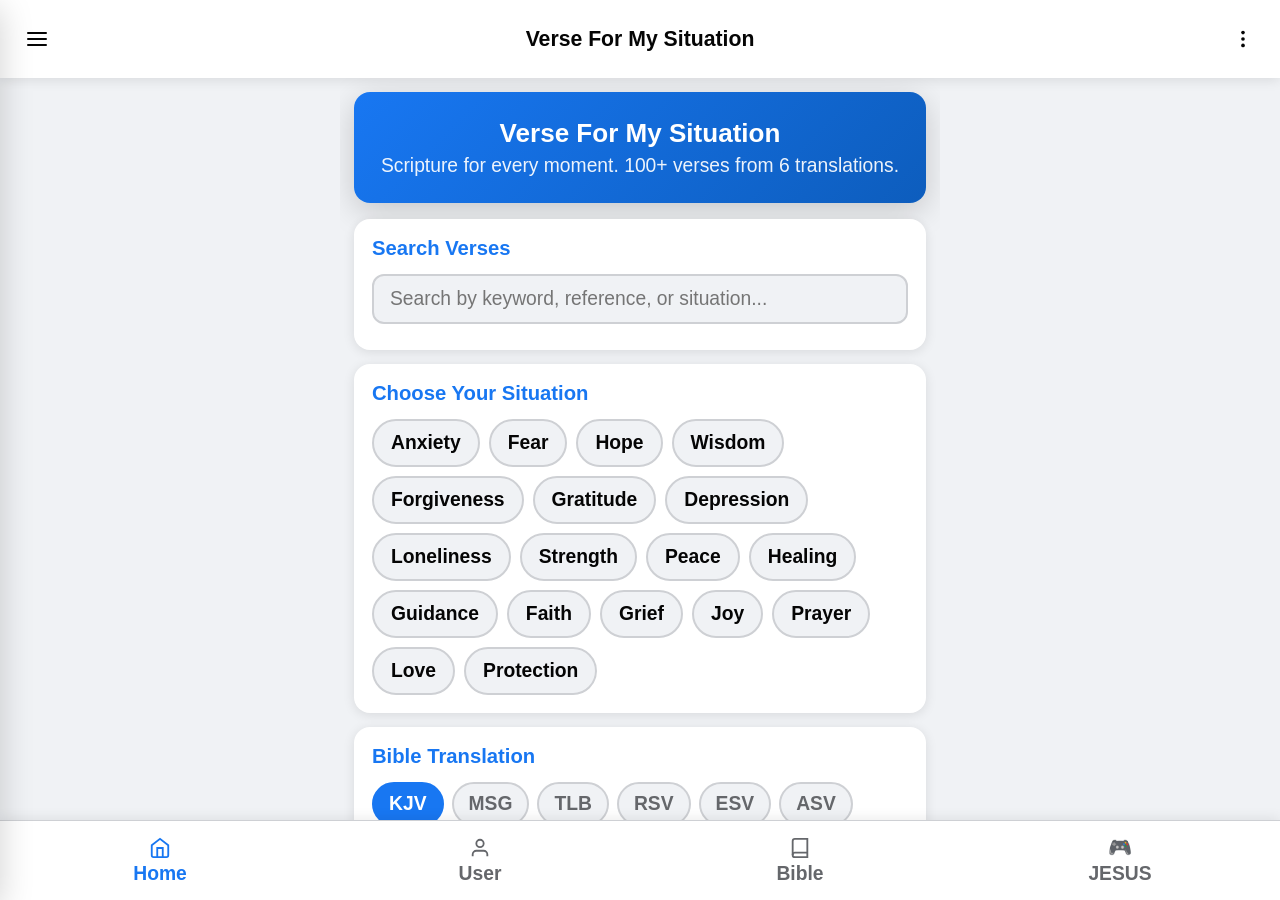
<file: index.html>
<!DOCTYPE html>
<html lang="en" id="dvHtml">
<head>
<meta charset="UTF-8">
<meta name="viewport" content="width=device-width, initial-scale=1.0, maximum-scale=1.0, user-scalable=no">
<meta name="theme-color" content="#1877F2" id="dvMetaTheme">
<meta name="description" content="Scripture for every situation. 100+ Bible verses across 6 translations. Fully offline.">
<meta name="apple-mobile-web-app-capable" content="yes">
<meta name="apple-mobile-web-app-status-bar-style" content="black-translucent">
<meta property="og:type" content="website">
<meta property="og:title" content="Verse For My Situation">
<meta property="og:description" content="Scripture for every situation. 100+ Bible verses across 6 translations. Fully offline.">
<meta name="twitter:card" content="summary">
<link rel="canonical" id="dvCanonical" href="">
<link rel="manifest" id="dvManifestLink" href="manifest.json">
<title>Verse For My Situation</title>
<link rel="stylesheet" href="styles.css">
</head>
<body id="dvBody">

<!-- ===== HEADER ===== -->
<header class="dv-header" id="dvHeader">
  <button class="dv-icon-btn" id="dvHamburgerBtn" aria-label="Menu">
    <svg width="24" height="24" viewBox="0 0 24 24" fill="none" stroke="currentColor" stroke-width="2" stroke-linecap="round"><line x1="3" y1="6" x2="21" y2="6"/><line x1="3" y1="12" x2="21" y2="12"/><line x1="3" y1="18" x2="21" y2="18"/></svg>
  </button>
  <div class="dv-app-title">Verse For My Situation</div>
  <button class="dv-icon-btn" id="dvDotsBtn" aria-label="More options">
    <svg width="22" height="22" viewBox="0 0 24 24" fill="currentColor"><circle cx="12" cy="5" r="2"/><circle cx="12" cy="12" r="2"/><circle cx="12" cy="19" r="2"/></svg>
  </button>
</header>

<!-- ===== OVERLAY ===== -->
<div class="dv-overlay" id="dvOverlay"></div>

<!-- ===== LEFT SIDEBAR ===== -->
<aside class="dv-sidebar-left" id="dvLeftSidebar">
  <div class="dv-sidebar-head">
    <button class="dv-icon-btn" id="dvCloseLeft" aria-label="Back">
      <svg width="24" height="24" viewBox="0 0 24 24" fill="none" stroke="currentColor" stroke-width="2" stroke-linecap="round" stroke-linejoin="round"><line x1="19" y1="12" x2="5" y2="12"/><polyline points="12 19 5 12 12 5"/></svg>
    </button>
    <span>Menu</span>
  </div>
  <nav class="dv-sidebar-nav" id="dvLeftNav"></nav>
</aside>

<!-- ===== RIGHT SIDEBAR ===== -->
<div class="dv-sidebar-right" id="dvRightSidebar"></div>

<!-- ===== MAIN ===== -->
<main class="dv-container">

  <!-- PAGE: HOME -->
  <section class="dv-page dv-page-active" id="dvPageHome">

    <div class="dv-hero">
      <div class="dv-hero-title">Verse For My Situation</div>
      <div class="dv-hero-sub">Scripture for every moment. 100+ verses from 6 translations.</div>
    </div>

    <!-- Search -->
    <div class="dv-card">
      <div class="dv-card-title">Search Verses</div>
      <input type="search" id="dvSearchInput"
        style="width:100%;padding:12px 16px;border:2px solid var(--dv-border);border-radius:12px;background:var(--dv-bg);color:var(--dv-text);font-size:1rem;font-family:inherit;"
        placeholder="Search by keyword, reference, or situation...">
      <div id="dvSearchResults" class="dv-mt8"></div>
    </div>

    <!-- Situations -->
    <div class="dv-card">
      <div class="dv-card-title">Choose Your Situation</div>
      <div class="dv-situations" id="dvSituations"></div>
    </div>

    <!-- Translation -->
    <div class="dv-card">
      <div class="dv-card-title">Bible Translation</div>
      <div class="dv-trans-row" id="dvTransRow"></div>
    </div>

    <!-- Verse Display -->
    <div id="dvVerseArea">
      <div class="dv-empty" id="dvEmptyState">
        <div class="dv-empty-icon">
          <svg width="64" height="64" viewBox="0 0 24 24" fill="none" stroke="currentColor" stroke-width="1.5"><path d="M2 3h6a4 4 0 0 1 4 4v14a3 3 0 0 0-3-3H2z"/><path d="M22 3h-6a4 4 0 0 0-4 4v14a3 3 0 0 1 3-3h7z"/></svg>
        </div>
        <div class="dv-empty-text">Select a situation above to receive your verse</div>
      </div>

      <div class="dv-verse-card dv-hidden" id="dvVerseCard">
        <div class="dv-verse-label" id="dvVerseSitLabel"></div>
        <div class="dv-verse-text" id="dvVerseText"></div>
        <div class="dv-verse-ref" id="dvVerseRef"></div>
        <div class="dv-verse-trans" id="dvVerseTrans"></div>
        <div class="dv-verse-note" id="dvVerseNote"></div>

        <div class="dv-btn-row">
          <div class="dv-share-wrap" id="dvShareWrap">
            <button class="dv-btn dv-btn-primary" id="dvShareToggleBtn">
              <svg width="18" height="18" viewBox="0 0 24 24" fill="none" stroke="currentColor" stroke-width="2"><circle cx="18" cy="5" r="3"/><circle cx="6" cy="12" r="3"/><circle cx="18" cy="19" r="3"/><line x1="8.59" y1="13.51" x2="15.42" y2="17.49"/><line x1="15.41" y1="6.51" x2="8.59" y2="10.49"/></svg>
              Share
            </button>
          </div>

          <button class="dv-btn dv-btn-secondary" id="dvFavBtn">
            <svg width="18" height="18" viewBox="0 0 24 24" fill="none" stroke="currentColor" stroke-width="2" id="dvFavIcon"><path d="M20.84 4.61a5.5 5.5 0 0 0-7.78 0L12 5.67l-1.06-1.06a5.5 5.5 0 0 0-7.78 7.78l1.06 1.06L12 21.23l7.78-7.78 1.06-1.06a5.5 5.5 0 0 0 0-7.78z"/></svg>
            Save
          </button>

          <button class="dv-btn dv-btn-secondary" id="dvNextBtn">
            <svg width="18" height="18" viewBox="0 0 24 24" fill="none" stroke="currentColor" stroke-width="2"><polyline points="5 1 12 8 19 1"/><polyline points="5 23 12 16 19 23"/></svg>
            Next
          </button>
        </div>
      </div>
    </div>

    <div class="dv-footer">
      <div style="font-weight:700;font-size:1rem;color:var(--dv-text);margin-bottom:6px;">Verse For My Situation</div>
      <div style="margin-bottom:4px;">Rev. Dr. Chris Johnson, PhD</div>
      <div style="margin-bottom:4px;">DV Biblefirm Christian Tech Ministry</div>
      <div style="margin-bottom:4px;">CEMLCA &middot; Chris Ministries Online Community</div>
      <div style="margin-bottom:8px;color:var(--dv-primary);font-weight:600;">Reaching Six Million Souls Across Six Continents</div>
      <div style="font-size:1rem;">&copy; <span id="dvFooterYear"></span> Rev. Dr. Chris Johnson, PhD &middot; All Rights Reserved</div>
      <div style="font-size:1rem;margin-top:4px;">Proprietary Software &middot; DV Biblefirm &middot; Offline Ready</div>
    </div>
  </section>

  <!-- PAGE: USER -->
  <section class="dv-page" id="dvPageUser">
    <div class="dv-card" style="display:flex; flex-direction:column; align-items:center; gap:18px; padding:24px 18px;">
      
      <!-- Circular Photo Placeholder -->
      <div id="dvUserAvatar" style="width:32dvw; height:32dvw; max-width:140px; max-height:140px; border-radius:50%; background:var(--dv-bg); border:2px dashed var(--dv-border); display:flex; align-items:center; justify-content:center; cursor:pointer; background-size:cover; background-position:center; overflow:hidden;">
        <span id="dvUserAvatarText" style="font-size:1rem; color:var(--dv-text-sub); font-weight:700; text-align:center;">Tap to Add Photo</span>
      </div>
      <input type="file" id="dvAvatarInput" accept="image/*" style="display:none;">

      <!-- ID and Name Input -->
      <div style="width:100%; text-align:center;">
        <div id="dvUserIdDisplay" style="font-size:1.2rem; color:var(--dv-primary); font-weight:700; margin-bottom:10px;">ID: --------</div>
        <input type="text" id="dvUserNameInput" style="width:100%; padding:14px; border:2px solid var(--dv-border); border-radius:12px; background:var(--dv-bg); color:var(--dv-text); font-size:1.2rem; font-weight:600; font-family:inherit; text-align:center;" placeholder="Write your name here">
      </div>

      <!-- Dynamic Streak Zone (No static text) -->
      <div id="dvUserStreakZone" style="width:100%; text-align:center; font-size:1.2rem; font-weight:600; line-height:1.6; color:var(--dv-text);"></div>
    </div>

    <!-- Activity Engagement Stack -->
    <div class="dv-card">
      <div class="dv-card-title" style="font-size:1.2rem;">Your Engagement</div>
      <div id="dvUserActivityFeed" style="display:flex; flex-direction:column; gap:12px;"></div>
      <button id="dvUserShowMoreBtn" class="dv-btn dv-btn-secondary" style="width:100%; margin-top:16px; font-size:1.2rem; display:none;">Show More</button>
    </div>
  </section>
</main>

<!-- ===== BOTTOM NAV ===== -->
<nav class="dv-bottom-nav" id="dvBottomNav">
  <button class="dv-nav-item dv-nav-active" data-dv-page="home" aria-label="Home">
    <svg width="22" height="22" viewBox="0 0 24 24" fill="none" stroke="currentColor" stroke-width="2"><path d="M3 9l9-7 9 7v11a2 2 0 0 1-2 2H5a2 2 0 0 1-2-2z"/><polyline points="9 22 9 12 15 12 15 22"/></svg>
    Home
  </button>
  <button class="dv-nav-item" data-dv-page="user" aria-label="User">
    <svg width="22" height="22" viewBox="0 0 24 24" fill="none" stroke="currentColor" stroke-width="2"><path d="M20 21v-2a4 4 0 0 0-4-4H8a4 4 0 0 0-4 4v2"/><circle cx="12" cy="7" r="4"/></svg>
    User
  </button>
</nav>

<!-- ===== FULLSCREEN MODALS ===== -->
<div class="dv-modal" id="dvInfoModal">
  <div class="dv-modal-head">
    <div class="dv-modal-title" id="dvModalTitle"></div>
    <button class="dv-icon-btn" id="dvCloseModal" aria-label="Close">
      <svg width="20" height="20" viewBox="0 0 24 24" fill="none" stroke="currentColor" stroke-width="2"><line x1="18" y1="6" x2="6" y2="18"/><line x1="6" y1="6" x2="18" y2="18"/></svg>
    </button>
  </div>
  <div class="dv-modal-body" id="dvModalBody"></div>
</div>

<!-- ===== SHARE MODAL ===== -->
<div class="dv-share-modal" id="dvShareModal">
  <div class="dv-share-modal-head">
    <div class="dv-share-modal-title">Share Verse</div>
    <button class="dv-icon-btn" id="dvCloseShareModal" aria-label="Close share">
      <svg width="20" height="20" viewBox="0 0 24 24" fill="none" stroke="currentColor" stroke-width="2"><line x1="18" y1="6" x2="6" y2="18"/><line x1="6" y1="6" x2="18" y2="18"/></svg>
    </button>
  </div>
  <div class="dv-share-modal-body">
    <div class="dv-share-verse-preview" id="dvSharePreview">
      <p id="dvSharePreviewText"></p>
      <span id="dvSharePreviewRef"></span>
    </div>
    <textarea id="dvShareTestimonyInput" style="width:100%; height:110px; padding:14px; border:2px solid var(--dv-border); border-radius:12px; background:var(--dv-bg); color:var(--dv-text); font-size:1.05rem; font-family:inherit; resize:none; outline:none; margin-bottom:20px;" placeholder="Add a personal testimony, thought, or prayer... (optional)"></textarea>
    <button class="dv-share-option" id="dvShareWa">
   
   <svg class="dv-share-icon-wa" width="26" height="26" viewBox="0 0 24 24" fill="currentColor"><path d="M17.472 14.382c-.297-.149-1.758-.867-2.03-.967-.273-.099-.471-.148-.67.15-.197.297-.767.966-.94 1.164-.173.199-.347.223-.644.075-.297-.15-1.255-.463-2.39-1.475-.883-.788-1.48-1.761-1.653-2.059-.173-.297-.018-.458.13-.606.134-.133.298-.347.446-.52.149-.174.198-.298.298-.497.099-.198.05-.371-.025-.52-.075-.149-.669-1.612-.916-2.207-.242-.579-.487-.5-.669-.51-.173-.008-.371-.01-.57-.01-.198 0-.52.074-.792.372-.272.297-1.04 1.016-1.04 2.479 0 1.462 1.065 2.875 1.213 3.074.149.198 2.096 3.2 5.077 4.487.709.306 1.262.489 1.694.625.712.227 1.36.195 1.871.118.571-.085 1.758-.719 2.006-1.413.248-.694.248-1.289.173-1.413-.074-.124-.272-.198-.57-.347m-5.421 7.403h-.004a9.87 9.87 0 01-5.031-1.378l-.361-.214-3.741.982.998-3.648-.235-.374a9.86 9.86 0 01-1.51-5.26c.001-5.45 4.436-9.884 9.888-9.884 2.64 0 5.122 1.03 6.988 2.898a9.825 9.825 0 012.893 6.994c-.003 5.45-4.437 9.884-9.885 9.884m8.413-18.297A11.815 11.815 0 0012.05 0C5.495 0 .16 5.335.157 11.892c0 2.096.547 4.142 1.588 5.945L.057 24l6.305-1.654a11.882 11.882 0 005.683 1.448h.005c6.554 0 11.89-5.335 11.893-11.893a11.821 11.821 0 00-3.48-8.413z"/></svg>
      Share to WhatsApp
    </button>
    <button class="dv-share-option" id="dvShareFb">
      <svg class="dv-share-icon-fb" width="26" height="26" viewBox="0 0 24 24" fill="currentColor"><path d="M24 12.073c0-6.627-5.373-12-12-12s-12 5.373-12 12c0 5.99 4.388 10.954 10.125 11.854v-8.385H7.078v-3.47h3.047V9.43c0-3.007 1.792-4.669 4.533-4.669 1.312 0 2.686.235 2.686.235v2.953H15.83c-1.491 0-1.956.925-1.956 1.874v2.25h3.328l-.532 3.47h-2.796v8.385C19.612 23.027 24 18.062 24 12.073z"/></svg>
      Share to Facebook
    </button>
    <button class="dv-share-option" id="dvShareTw">
      <svg class="dv-share-icon-tw" width="26" height="26" viewBox="0 0 24 24" fill="currentColor"><path d="M23.953 4.57a10 10 0 01-2.825.775 4.958 4.958 0 002.163-2.723c-.951.555-2.005.959-3.127 1.184a4.92 4.92 0 00-8.384 4.482C7.69 8.095 4.067 6.13 1.64 3.162a4.822 4.822 0 00-.666 2.475c0 1.71.87 3.213 2.188 4.096a4.904 4.904 0 01-2.228-.616v.06a4.923 4.923 0 003.946 4.827 4.996 4.996 0 01-2.212.085 4.936 4.936 0 004.604 3.417 9.867 9.867 0 01-6.102 2.105c-.39 0-.779-.023-1.17-.067a13.995 13.995 0 007.557 2.209c9.053 0 13.998-7.496 13.998-13.985 0-.21 0-.42-.015-.63A9.935 9.935 0 0024 4.59z"/></svg>
      Share to Twitter / X
    </button>
    <button class="dv-share-option" id="dvShareNat">
      <svg class="dv-share-icon-nat" width="26" height="26" viewBox="0 0 24 24" fill="none" stroke="currentColor" stroke-width="2"><circle cx="18" cy="5" r="3"/><circle cx="6" cy="12" r="3"/><circle cx="18" cy="19" r="3"/><line x1="8.59" y1="13.51" x2="15.42" y2="17.49"/><line x1="15.41" y1="6.51" x2="8.59" y2="10.49"/></svg>
      Share via Android
    </button>
    <button class="dv-share-exit" id="dvShareExit">Exit Share Page</button>
  </div>
</div>

<!-- ===== NOTE MODAL ===== -->
<div class="dv-share-modal" id="dvNoteModal">
  <div class="dv-share-modal-head">
    <div class="dv-share-modal-title">Journal Note</div>
    <button class="dv-icon-btn" id="dvCloseNoteModal" aria-label="Close">
      <svg width="20" height="20" viewBox="0 0 24 24" fill="none" stroke="currentColor" stroke-width="2"><line x1="18" y1="6" x2="6" y2="18"/><line x1="6" y1="6" x2="18" y2="18"/></svg>
    </button>
  </div>
  <div class="dv-share-modal-body" style="display:flex; flex-direction:column; gap:16px; height:100%;">
    <p style="font-size:1rem; color:var(--dv-text-sub); flex-shrink:0;">Write your personal note, prayer, or revelation below:</p>
    <textarea id="dvNoteInput" style="width:100%; height:92%; padding:16px; border:2px solid var(--dv-border); border-radius:12px; background:var(--dv-bg); color:var(--dv-text); font-size:1.15rem; font-family:inherit; resize:none; outline:none;" placeholder="Type your note here..."></textarea>
    <button class="dv-btn dv-btn-primary" id="dvSaveNoteBtn" style="width:100%; height:8%; flex-shrink:0; min-height:55px;">Save Note</button>
  </div>
</div>

<!-- ===== TOAST ===== -->
<div class="dv-toast" id="dvToast"></div>

<!-- ===== CORE ===== -->
<script src="app.js"></script>

<!-- ===== MODULES (optional: delete a file or its line and the app keeps working; add a line to onboard a new module) ===== -->
<script src="information.js"></script>
<script src="settings.js"></script>
<script src="bible.js"></script>
<script src="game.js"></script>
<script src="new-version.js"></script>
</body>
</html>
</file>
<file: styles.css>
/* ===== DV NAMING CONVENTION =====
   All classes: dv-*, all IDs: dv* (camelCase)
   ================================ */

* { margin:0; padding:0; box-sizing:border-box; -webkit-tap-highlight-color:transparent; }

:root {
  /* Default: Facebook Blue */
  --dv-primary: #1877F2;
  --dv-primary-dark: #0D5DBD;
  --dv-primary-hover: #166FE5;
  --dv-bg: #F0F2F5;
  --dv-surface: #FFFFFF;
  --dv-text: #050505;
  --dv-text-sub: #65676B;
  --dv-border: #CED0D4;
  --dv-shadow: 0 2px 12px rgba(0,0,0,0.10);
  --dv-shadow-lg: 0 8px 32px rgba(0,0,0,0.18);
  --dv-radius: 16px;
  --dv-toast-bg: rgba(30,30,30,0.92);
}

/* DARK MODE */
[data-dv-dark="1"] {
  --dv-bg: #18191A;
  --dv-surface: #242526;
  --dv-text: #E4E6EB;
  --dv-text-sub: #B0B3B8;
  --dv-border: #3E4042;
  --dv-shadow: 0 2px 12px rgba(0,0,0,0.4);
  --dv-shadow-lg: 0 8px 32px rgba(0,0,0,0.6);
  --dv-toast-bg: rgba(60,60,60,0.97);
}

/* 10 COLOR THEMES */
[data-dv-theme="blue"]   { --dv-primary:#1877F2; --dv-primary-dark:#0D5DBD; --dv-primary-hover:#166FE5; }
[data-dv-theme="purple"] { --dv-primary:#7C3AED; --dv-primary-dark:#5B21B6; --dv-primary-hover:#6D28D9; }
[data-dv-theme="green"]  { --dv-primary:#16A34A; --dv-primary-dark:#15803D; --dv-primary-hover:#15803D; }
[data-dv-theme="red"]    { --dv-primary:#DC2626; --dv-primary-dark:#B91C1C; --dv-primary-hover:#C91A1A; }
[data-dv-theme="orange"] { --dv-primary:#EA580C; --dv-primary-dark:#C2410C; --dv-primary-hover:#D4500A; }
[data-dv-theme="teal"]   { --dv-primary:#0D9488; --dv-primary-dark:#0F766E; --dv-primary-hover:#0E8075; }
[data-dv-theme="pink"]   { --dv-primary:#DB2777; --dv-primary-dark:#BE185D; --dv-primary-hover:#C4205F; }
[data-dv-theme="indigo"] { --dv-primary:#4F46E5; --dv-primary-dark:#4338CA; --dv-primary-hover:#4540D0; }
[data-dv-theme="amber"]  { --dv-primary:#D97706; --dv-primary-dark:#B45309; --dv-primary-hover:#C46D06; }
[data-dv-theme="slate"]  { --dv-primary:#475569; --dv-primary-dark:#334155; --dv-primary-hover:#3F4D5E; }

html, body { height:100dvh; overflow:hidden; font-size:19.3px; }
body {
  font-family: Roboto, 'Segoe UI', Arial, sans-serif;
  background: var(--dv-bg);
  color: var(--dv-text);
  height: 100dvh;
  overflow: hidden;
  transition: background 0.25s, color 0.25s;
}

/* ===== HEADER ===== */
.dv-header {
  background: var(--dv-surface);
  padding: 14px 12px;
  box-shadow: var(--dv-shadow);
  position: fixed; top: 0; left: 0; right: 0; height: 78px; z-index: 200;
  display: flex; align-items: center; justify-content: space-between; gap: 8px;
}
.dv-icon-btn {
  background: transparent; border: none;
  width: 50px; height: 50px; border-radius: 50%;
  display: flex; align-items: center; justify-content: center;
  color: var(--dv-text); cursor: pointer; flex-shrink: 0;
  transition: background 0.15s;
}
.dv-icon-btn:active { background: var(--dv-bg); }
.dv-app-title {
  font-size: 1.1rem; font-weight: 700;
  color: var(--dv-text); flex: 1; text-align: center;
  line-height: 1.2;
}

/* ===== OVERLAY ===== */
.dv-overlay {
  position: fixed; inset: 0;
  background: rgba(0,0,0,0.52);
  z-index: 300; opacity: 0; pointer-events: none;
  transition: opacity 0.25s;
}
.dv-overlay.dv-active { opacity: 1; pointer-events: auto; }

/* ===== LEFT SIDEBAR ===== */
.dv-sidebar-left {
  position: fixed; top: 0; left: 0; height: 100dvh; width: 100dvw;
  background: var(--dv-surface); z-index: 400;
  box-shadow: var(--dv-shadow-lg);
  transform: translateX(-100%); transition: transform 0.28s cubic-bezier(.4,0,.2,1);
  display: flex; flex-direction: column;
  overflow: hidden;
}
.dv-sidebar-left.dv-open { transform: translateX(0); }
.dv-sidebar-head {
  padding: 10px 12px; display: flex; align-items: center; justify-content: flex-start; gap: 12px;
  border-bottom: 1px solid var(--dv-border);
  font-weight: 700; font-size: 1.1rem;
  background: var(--dv-primary); color: #fff;
  flex-shrink: 0;
}
.dv-sidebar-head .dv-icon-btn { color: #fff; }
.dv-sidebar-nav { flex: 1; overflow-y: auto; padding: 6px 0; }
.dv-sidebar-item {
  width: 100%; background: transparent; border: none;
  display: flex; align-items: center; gap: 15px;
  padding: 16px 19px; color: var(--dv-text);
  cursor: pointer; text-align: left; font-size: 1.05rem;
  font-family: inherit; border-bottom: 1px solid var(--dv-border);
  transition: background 0.12s;
}
.dv-sidebar-item:active { background: var(--dv-bg); }
.dv-sidebar-item svg { flex-shrink: 0; color: var(--dv-primary); }
.dv-sidebar-item-label { font-weight: 500; }

/* ===== RIGHT SIDEBAR (Chrome-style dropdown) ===== */
.dv-sidebar-right {
  position: fixed; top: 64px; right: 8px;
  width: calc(100vw - 16px); max-width: 320px;
  background: var(--dv-surface);
  z-index: 401; border-radius: 12px;
  box-shadow: var(--dv-shadow-lg);
  transform: translateY(-12px) scale(0.95);
  opacity: 0; pointer-events: none;
  transform-origin: top right;
  transition: transform 0.2s, opacity 0.2s;
  overflow: hidden;
}
.dv-sidebar-right.dv-open { transform: translateY(0) scale(1); opacity: 1; pointer-events: auto; }
.dv-right-item {
  width: 100%; background: transparent; border: none;
  display: flex; align-items: center; gap: 12px;
  padding: 14px 16px; color: var(--dv-text);
  cursor: pointer; text-align: left; font-size: 1rem;
  font-family: inherit; border-bottom: 1px solid var(--dv-border);
  transition: background 0.12s;
}
.dv-right-item:last-child { border-bottom: none; }
.dv-right-item:active { background: var(--dv-bg); }
.dv-right-item svg { flex-shrink: 0; color: var(--dv-primary); }

/* Color picker row */
.dv-color-row {
  display: flex; flex-wrap: wrap; gap: 8px;
  padding: 12px 16px; border-bottom: 1px solid var(--dv-border);
}
.dv-color-dot {
  width: 32px; height: 32px; border-radius: 50%;
  border: 3px solid transparent; cursor: pointer;
  transition: transform 0.15s, border-color 0.15s;
}
.dv-color-dot.dv-active-dot { border-color: var(--dv-text); transform: scale(1.18); }
.dv-color-dot:active { transform: scale(0.92); }

/* Dark mode toggle */
.dv-toggle-row {
  display: flex; align-items: center; justify-content: space-between;
  padding: 12px 16px; border-bottom: 1px solid var(--dv-border);
}
.dv-toggle-label { font-size: 1rem; color: var(--dv-text); font-weight: 500; }
.dv-toggle-switch {
  width: 52px; height: 28px; border-radius: 14px;
  background: var(--dv-border); border: none; cursor: pointer;
  position: relative; transition: background 0.2s; flex-shrink: 0;
}
.dv-toggle-switch.dv-on { background: var(--dv-primary); }
.dv-toggle-thumb {
  position: absolute; top: 3px; left: 3px;
  width: 22px; height: 22px; border-radius: 50%;
  background: #fff; transition: transform 0.2s;
  box-shadow: 0 1px 4px rgba(0,0,0,0.25);
}
.dv-toggle-switch.dv-on .dv-toggle-thumb { transform: translateX(24px); }

/* ===== FULLSCREEN MODAL ===== */
.dv-modal {
  position: fixed; inset: 0; z-index: 9999;
  background: var(--dv-surface);
  opacity: 0; pointer-events: none;
  transition: opacity 0.25s;
  display: flex; flex-direction: column;
  overflow: hidden;
}
.dv-modal.dv-active { opacity: 1; pointer-events: auto; }
.dv-modal-head {
  position: sticky; top: 0;
  background: var(--dv-primary); color: #fff;
  padding: 16px;
  display: flex; align-items: center; justify-content: space-between;
  border-bottom: 1px solid var(--dv-border);
  box-shadow: var(--dv-shadow); z-index: 1; flex-shrink: 0;
}
.dv-modal-head .dv-icon-btn { color: #fff; }
.dv-modal-title { font-size: 1.15rem; font-weight: 700; }
.dv-modal-body {
  flex: 1; overflow-y: auto;
  padding: 20px 18px;
  line-height: 1.65;
  max-width: 640px; margin: 0 auto; width: 100%;
}
.dv-modal-body p { margin-bottom: 14px; color: var(--dv-text-sub); font-size: 1rem; }
.dv-modal-body h3 { margin: 18px 0 8px; font-size: 1.05rem; color: var(--dv-text); }
.dv-modal-body strong { color: var(--dv-text); }
.dv-contact-row {
  display: flex; justify-content: center; gap: 18px;
  margin: 20px 0; flex-wrap: wrap;
}
.dv-contact-btn {
  width: 54px; height: 54px; border-radius: 50%;
  border: none; cursor: pointer;
  display: flex; align-items: center; justify-content: center;
  color: #fff; flex-shrink: 0;
}
.dv-contact-btn:active { transform: scale(0.92); }
.dv-contact-btn.dv-email  { background: #EA4335; }
.dv-contact-btn.dv-phone  { background: #34A853; }
.dv-contact-btn.dv-wa     { background: #25D366; }
.dv-contact-btn.dv-fb     { background: #1877F2; }

/* ===== MAIN CONTAINER ===== */
.dv-container {
  position: fixed; top: 78px; bottom: 80px; left: 0; right: 0;
  max-width: 600px; margin: 0 auto; padding: 14px;
  overflow-y: auto; overflow-x: hidden;
  overscroll-behavior: contain; -webkit-overflow-scrolling: touch;
}

/* ===== HERO BANNER ===== */
.dv-hero {
  background: linear-gradient(135deg, var(--dv-primary), var(--dv-primary-dark));
  color: #fff; border-radius: var(--dv-radius);
  padding: 26px 20px; text-align: center;
  margin-bottom: 16px; box-shadow: var(--dv-shadow-lg);
}
.dv-hero-title { font-size: 1.35rem; font-weight: 700; margin-bottom: 6px; }
.dv-hero-sub { font-size: 1rem; opacity: 0.92; }

/* ===== SITUATION TABS ===== */
.dv-card {
  background: var(--dv-surface); border-radius: var(--dv-radius);
  padding: 18px; margin-bottom: 14px;
  box-shadow: var(--dv-shadow);
}
.dv-card-title { font-size: 1.05rem; font-weight: 700; margin-bottom: 14px; color: var(--dv-primary); }

.dv-situations {
  display: flex; flex-wrap: wrap; gap: 9px;
}
.dv-sit-btn {
  background: var(--dv-bg); border: 2px solid var(--dv-border);
  border-radius: 26px; padding: 11px 17px;
  font-size: 1rem; font-weight: 600;
  color: var(--dv-text); cursor: pointer;
  font-family: inherit; transition: background 0.15s, border-color 0.15s, color 0.15s;
  min-height: 48px;
}
.dv-sit-btn:active { transform: scale(0.96); }
.dv-sit-btn.dv-sit-active,
.dv-sit-btn:hover {
  background: var(--dv-primary); color: #fff; border-color: var(--dv-primary);
}

/* ===== TRANSLATION SELECTOR ===== */
.dv-trans-row {
  display: flex; flex-wrap: wrap; gap: 8px; overflow-x: hidden;
  padding-bottom: 4px; margin-bottom: 14px;
  scrollbar-width: none;
}
.dv-trans-row::-webkit-scrollbar { display: none; }
.dv-trans-btn {
  flex-shrink: 0; background: var(--dv-bg);
  border: 2px solid var(--dv-border); border-radius: 22px;
  padding: 8px 15px; font-size: 1rem; font-weight: 700;
  color: var(--dv-text-sub); cursor: pointer; font-family: inherit;
  min-height: 44px; transition: background 0.15s, border-color 0.15s, color 0.15s;
}
.dv-trans-btn.dv-trans-active { background: var(--dv-primary); color: #fff; border-color: var(--dv-primary); }

/* ===== VERSE DISPLAY ===== */
.dv-verse-card {
  background: var(--dv-surface); border-radius: var(--dv-radius);
  padding: 22px 18px; margin-bottom: 14px;
  box-shadow: var(--dv-shadow);
  border-left: 5px solid var(--dv-primary);
}
.dv-verse-label {
  font-size: 1rem; font-weight: 700; text-transform: uppercase;
  letter-spacing: 0.06em; color: var(--dv-primary);
  margin-bottom: 12px;
}
.dv-verse-text {
  font-size: 1.15rem; line-height: 1.7;
  color: var(--dv-text); margin-bottom: 14px;
  font-style: italic;
}
.dv-verse-ref {
  font-size: 1rem; font-weight: 700; color: var(--dv-primary);
  margin-bottom: 8px;
}
.dv-verse-trans {
  font-size: 1rem; color: var(--dv-text-sub);
  margin-bottom: 12px;
}
.dv-verse-note {
  font-size: 1rem; color: var(--dv-text-sub);
  padding-top: 12px; border-top: 1px solid var(--dv-border);
  line-height: 1.55;
}

/* ===== ACTION BUTTONS ===== */
.dv-btn-row { display: flex; gap: 10px; margin-top: 14px; }
.dv-btn {
  flex: 1; padding: 14px 11px; border: none;
  border-radius: 13px; font-weight: 700; cursor: pointer;
  font-family: inherit; font-size: 1rem;
  display: flex; align-items: center; justify-content: center; gap: 8px;
  min-height: 52px; transition: transform 0.12s, background 0.12s;
}
.dv-btn:active { transform: scale(0.97); }
.dv-btn-primary { background: var(--dv-primary); color: #fff; }
.dv-btn-primary:active { background: var(--dv-primary-hover); }
.dv-btn-secondary {
  background: var(--dv-bg); color: var(--dv-text);
  border: 2px solid var(--dv-border);
}
.dv-btn-full { width: 100%; flex: none; }

/* ===== SHARE MODAL ===== */
.dv-share-wrap { flex: 1; }
.dv-share-modal {
  position: fixed; inset: 0; z-index: 9998;
  background: var(--dv-surface);
  opacity: 0; pointer-events: none;
  transition: opacity 0.25s;
  display: flex; flex-direction: column;
  overflow: hidden;
}
.dv-share-modal.dv-active { opacity: 1; pointer-events: auto; }
.dv-share-modal-head {
  background: var(--dv-primary); color: #fff;
  padding: 16px;
  display: flex; align-items: center; justify-content: space-between;
  flex-shrink: 0;
}
.dv-share-modal-head .dv-icon-btn { color: #fff; }
.dv-share-modal-title { font-size: 1.15rem; font-weight: 700; }
.dv-share-modal-body { flex: 1; overflow-y: auto; padding: 20px 16px; }
.dv-share-verse-preview {
  background: var(--dv-bg); border-radius: 12px;
  padding: 16px; margin-bottom: 24px;
  border-left: 4px solid var(--dv-primary);
}
.dv-share-verse-preview p { font-size: 1rem; font-style: italic; color: var(--dv-text); line-height: 1.6; margin-bottom: 8px; }
.dv-share-verse-preview span { font-size: 1rem; font-weight: 700; color: var(--dv-primary); }
.dv-share-option {
  width: 100%; background: var(--dv-bg); border: 2px solid var(--dv-border);
  display: flex; align-items: center; gap: 17px;
  padding: 17px 19px; color: var(--dv-text);
  cursor: pointer; font-family: inherit; font-size: 1.1rem; font-weight: 600;
  border-radius: 15px; margin-bottom: 13px;
  transition: background 0.12s, border-color 0.12s;
  min-height: 65px;
}
.dv-share-option:active { background: var(--dv-border); transform: scale(0.98); }
.dv-share-option svg { flex-shrink: 0; }
.dv-share-icon-wa  { color: #25D366; }
.dv-share-icon-fb  { color: #1877F2; }
.dv-share-icon-tw  { color: #1DA1F2; }
.dv-share-icon-nat { color: var(--dv-primary); }
.dv-share-exit {
  width: 100%; background: transparent; border: 2px solid var(--dv-border);
  padding: 17px; border-radius: 15px; margin-top: 9px;
  font-size: 1.05rem; font-weight: 700; color: var(--dv-text-sub);
  cursor: pointer; font-family: inherit; min-height: 60px;
  transition: background 0.12s;
}
.dv-share-exit:active { background: var(--dv-bg); }

/* ===== BOTTOM NAV ===== */
.dv-bottom-nav {
  position: fixed; bottom: 0; left: 0; right: 0;
  height: 80px; background: var(--dv-surface);
  border-top: 1px solid var(--dv-border);
  display: flex; z-index: 150;
  box-shadow: 0 -2px 12px rgba(0,0,0,0.08);
}
.dv-nav-item {
  flex: 1; background: transparent; border: none;
  display: flex; flex-direction: column;
  align-items: center; justify-content: center;
  gap: 4px; color: var(--dv-text-sub);
  cursor: pointer; font-size: 1rem; font-weight: 600;
  font-family: inherit; min-height: 52px;
  transition: color 0.15s;
}
.dv-nav-item.dv-nav-active { color: var(--dv-primary); }

/* ===== PAGES ===== */
.dv-page { display: none; }
.dv-page.dv-page-active { display: block; }

/* ===== FOOTER ===== */
.dv-footer {
  background: var(--dv-surface); border-radius: var(--dv-radius);
  padding: 16px; margin-top: 8px; margin-bottom: 16px;
  text-align: center; font-size: 1rem;
  color: var(--dv-text-sub); box-shadow: var(--dv-shadow);
}

/* ===== TOAST ===== */
.dv-toast {
  position: fixed; top: 50%; left: 50%;
  transform: translate(-50%, -50%) scale(0.92);
  background: var(--dv-toast-bg); color: #fff;
  padding: 13px 24px; border-radius: 30px;
  font-size: 1rem; font-weight: 600;
  z-index: 99999; pointer-events: none;
  opacity: 0; transition: opacity 0.2s, transform 0.2s;
  white-space: nowrap; max-width: 85vw;
  text-align: center;
}
.dv-toast.dv-toast-show {
  opacity: 1; transform: translate(-50%, -50%) scale(1);
}

/* ===== EMPTY STATE ===== */
.dv-empty {
  text-align: center; padding: 40px 20px;
  color: var(--dv-text-sub);
}
.dv-empty-icon { opacity: 0.25; margin-bottom: 14px; }
.dv-empty-text { font-size: 1rem; }

/* ===== FAVORITES PAGE ===== */
.dv-fav-item {
  background: var(--dv-surface); border-radius: 12px;
  padding: 16px; margin-bottom: 12px;
  border-left: 4px solid var(--dv-primary);
  box-shadow: var(--dv-shadow);
}
.dv-fav-text { font-size: 1rem; line-height: 1.6; color: var(--dv-text); margin-bottom: 8px; font-style: italic; }
.dv-fav-ref  { font-size: 1rem; font-weight: 700; color: var(--dv-primary); }

/* COPYRIGHT NOTICE */
.dv-copy-box {
  border: 2px solid var(--dv-primary); border-radius: 10px;
  padding: 14px; margin-bottom: 16px; font-size: 1rem;
  color: var(--dv-text-sub); line-height: 1.6;
}

/* ===== UTILITY ===== */
.dv-hidden { display: none !important; }
.dv-mt8 { margin-top: 8px; }
</file>
